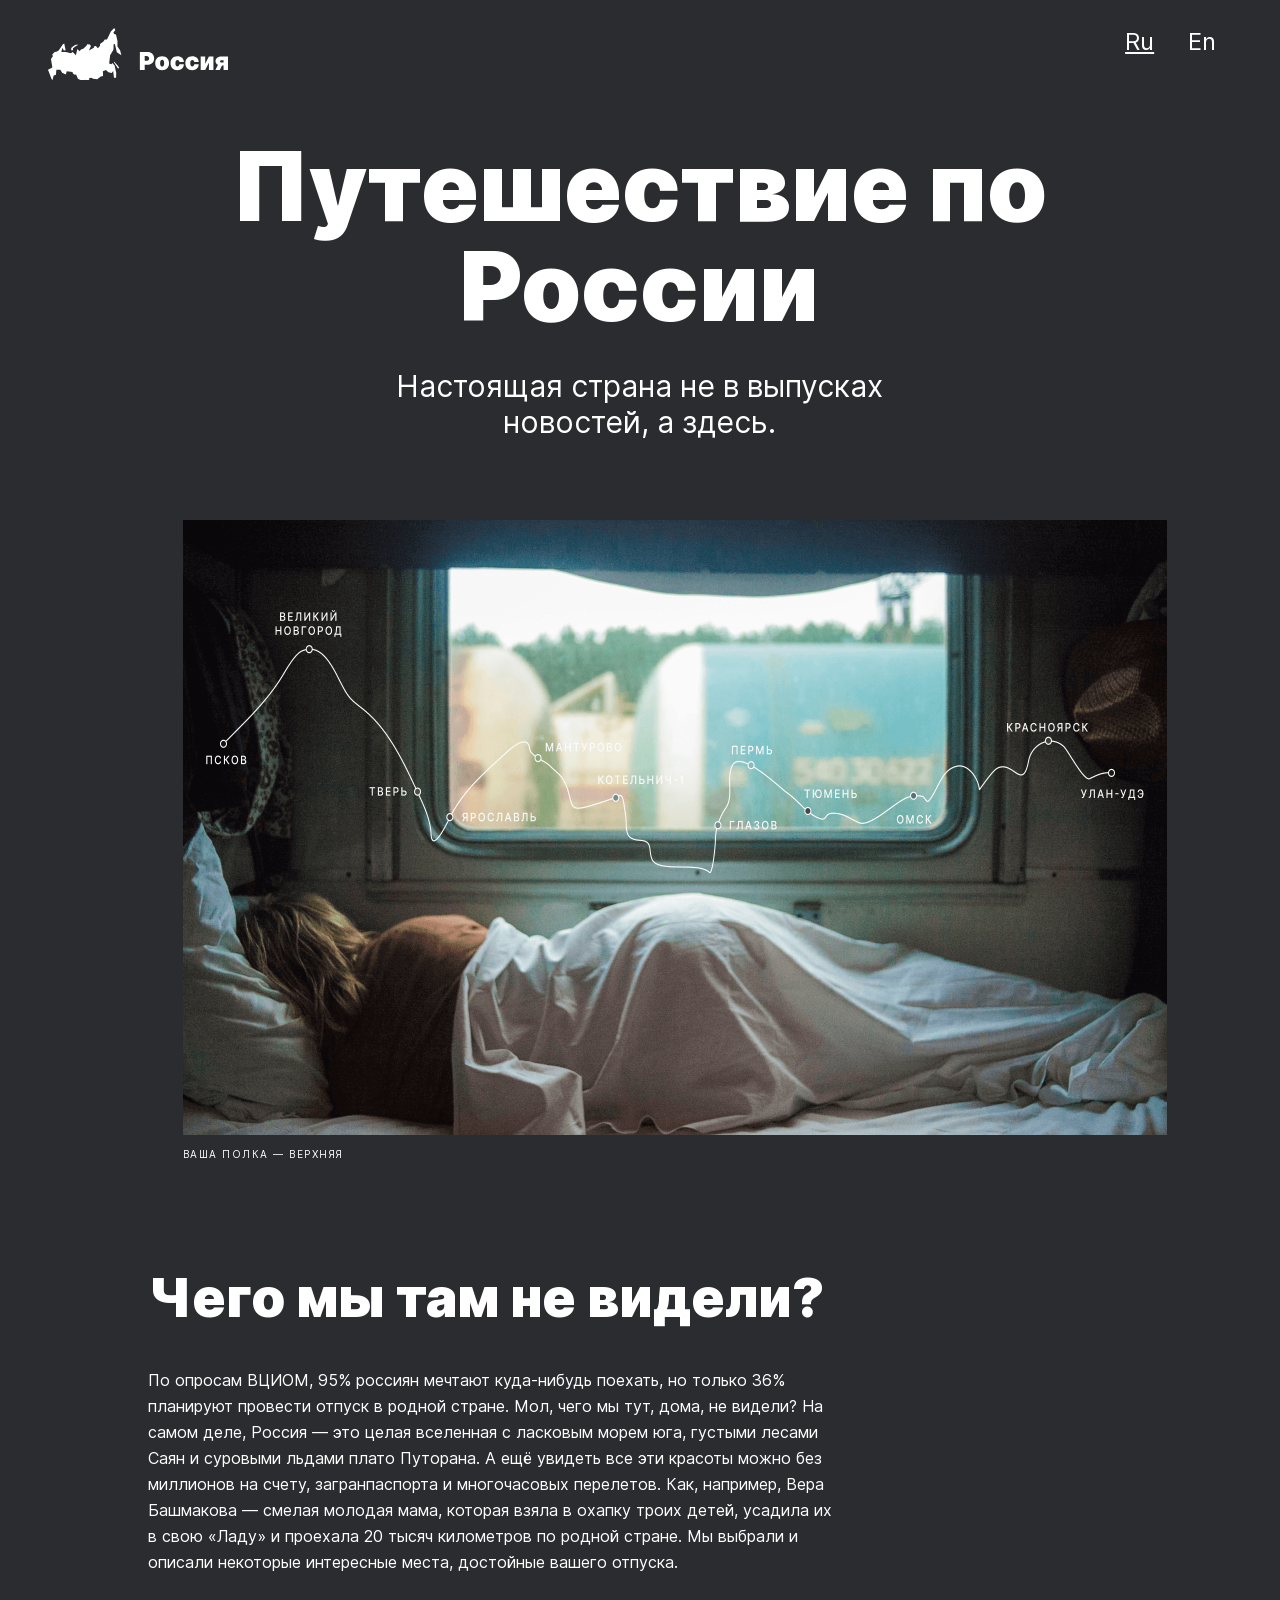
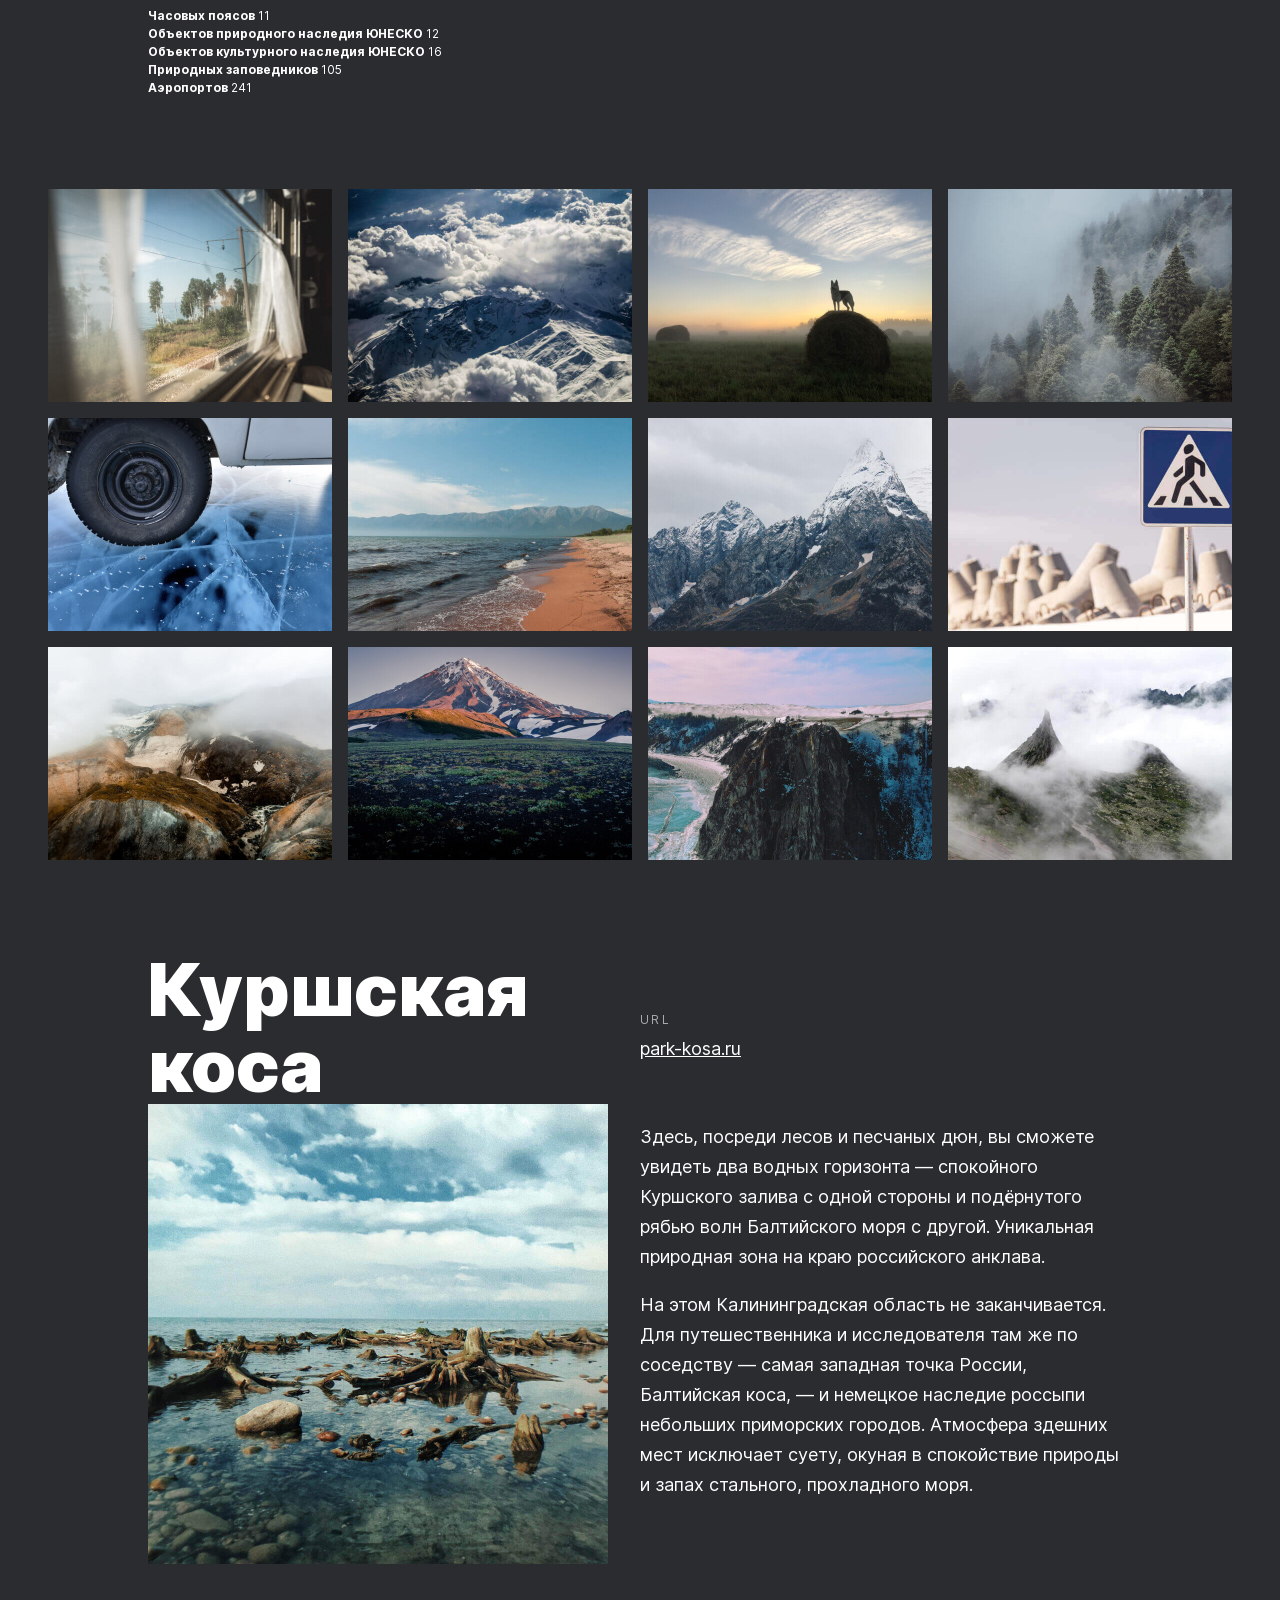
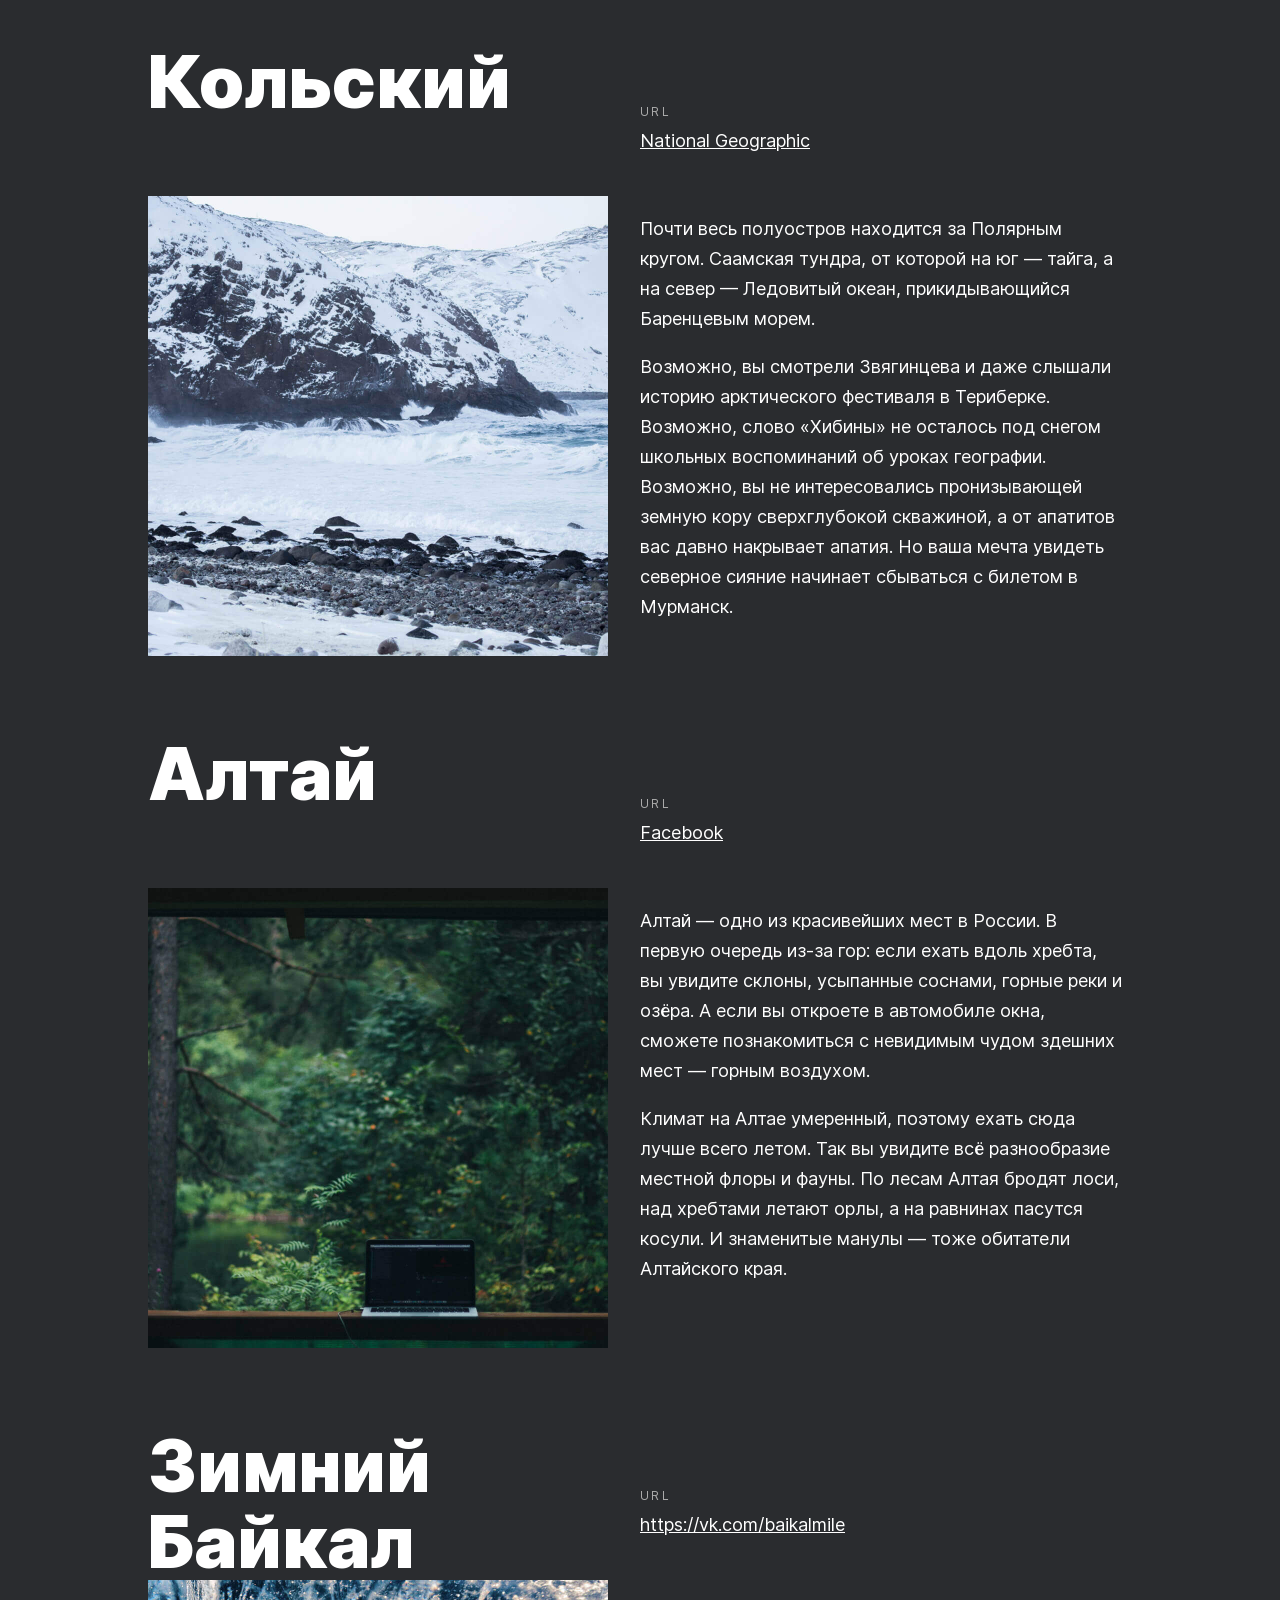
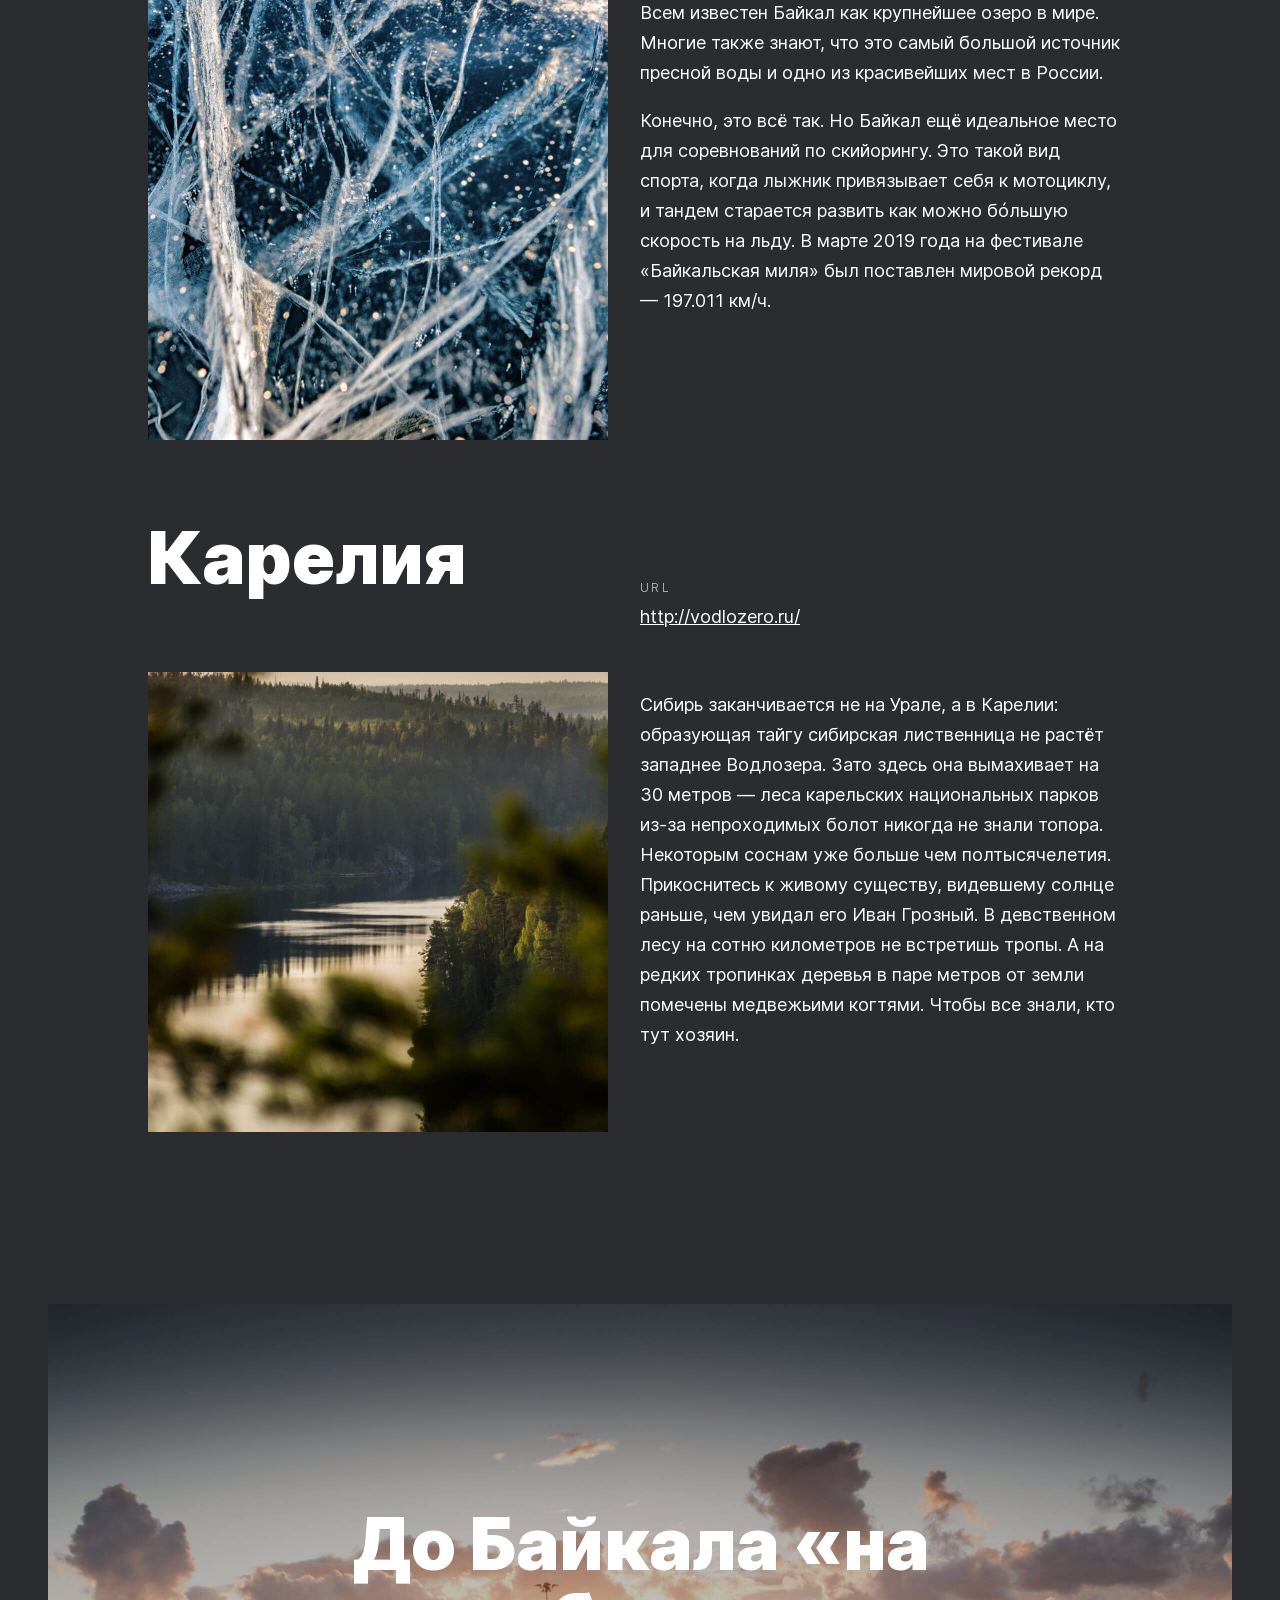
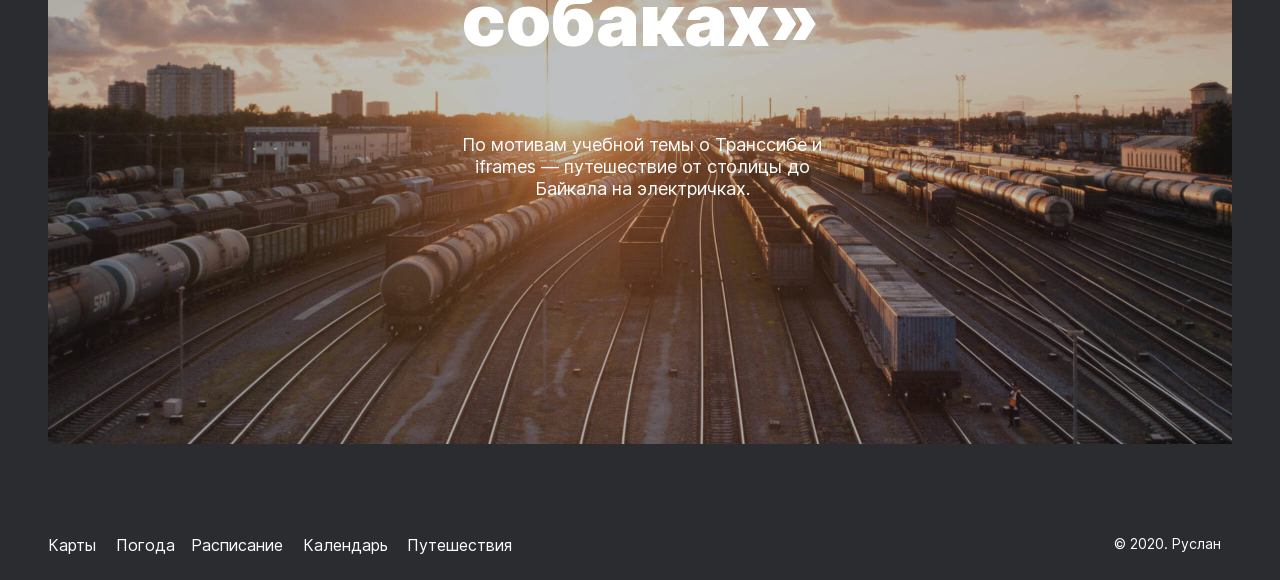
<file: index.html>
<!DOCTYPE html>
<html lang="ru">
<head>
  <meta charset="UTF-8">
  <meta name="viewport" content="width=device-width, initial-scale=1.0">
  <link rel="stylesheet" href="./pages/index.css">
  <title>Путешествие по России</title>
</head>
<body>
  <div class="page">
    <header class="header">
      <div class="header__logo">
      </div>
      <a class="header__lang-link header__lang-link_underline" href="#" target="_blank">Ru</a>
      <a class="header__lang-link" href="#" target="_blank">En</a>
    </header>
    <main>
      <section class="lead">
        <h1 class="lead__title">Путешествие по России</h1>
        <p class="lead__subtitle">Настоящая страна не в выпусках новостей, а здесь.</p>
        <figure>
        <img src="./images/lead__image.png" alt="Путешествие" class="lead__image">
        <figcaption class="lead__caption">ваша полка — верхняя</figcaption>
        </figure>
      </section>
      <section class="intro">
        <h2 class="intro__title">Чего мы там не видели?</h2>
        <p class="intro__text">По опросам ВЦИОМ, 95% россиян мечтают куда-нибудь поехать, но только 36% планируют провести отпуск в родной стране. Мол, чего мы тут, дома, не видели? На самом деле, Россия — это целая вселенная с ласковым морем юга, густыми лесами Саян и суровыми льдами плато Путорана. А ещё увидеть все эти красоты можно без миллионов на счету, загранпаспорта и многочасовых перелетов. Как, например, Вера Башмакова — смелая молодая мама, которая взяла в охапку троих детей, усадила их в свою «Ладу» и проехала 20 тысяч километров по родной стране. Мы выбрали и описали некоторые интересные места, достойные вашего отпуска.</p>
        <ul class="intro__list">
          <li>Часовых поясов <span class="numbers">11</span></li>
          <li>Объектов природного наследия ЮНЕСКО <span class="numbers">12</span></li>
          <li>Объектов культурного наследия ЮНЕСКО <span class="numbers">16</span></li>
          <li>Природных заповедников <span class="numbers">105</span></li>
          <li>Аэропортов <span class="numbers">241</span></li>
        </ul>
      </section>
      <section class="photo-grid">
        <img src="./images/train.jpg" alt="Вид из поезд" class="photo-grid__item">
        <img src="./images/atharva-tulsi-472908-unsplash.jpg" alt="Горы" class="photo-grid__item">
        <img src="./images/tuman.jpg" alt="Туман" class="photo-grid__item">
        <img src="./images/sochi.jpg" alt="Сочи" class="photo-grid__item">
        <img src="./images/arisa-chattasa-559627-unsplash.jpg" alt="Ледяной мир Байкала" class="photo-grid__item">
        <img src="./images/baikal.jpg" alt="Байкал" class="photo-grid__item">
        <img src="./images/elbrus.jpg" alt="Эльбрус" class="photo-grid__item">
        <img src="./images/stanislav-kondratiev-459423-unsplash.jpg" alt="Пешеходный переход" class="photo-grid__item">
        <img src="./images/kamchatka.jpg" alt="Камчатка" class="photo-grid__item">
        <img src="./images/kamchatka2.jpg" alt="Камчатка" class="photo-grid__item">
        <img src="./images/baikal2.jpg" alt="Байкал" class="photo-grid__item">
        <img src="./images/ergaki.jpg" alt="Ергаки" class="photo-grid__item">
      </section>
      <section class="places">
        <div class="place">
          <h3 class="place__title">Куршская коса</h3>
          <img src="./images/nikita-tikhomirov-1153188-unsplash.jpg" alt="Куршская коса" class="place__image">
          <div class="place__website hide">
            <p class="place__url-heading">URL</p>
            <a href="http://park-kosa.ru" target="_blank" class="place__link ">park-kosa.ru</a>
          </div>
          <div class="place__paragraph">
            <p >Здесь, посреди лесов и песчаных дюн, вы сможете увидеть два водных горизонта — спокойного Куршского залива с одной стороны и подёрнутого рябью волн Балтийского моря с другой. Уникальная природная зона на краю российского анклава.</p>
            <p >На этом Калининградская область не заканчивается. Для путешественника и исследователя там же по соседству — самая западная точка России, Балтийская коса, — и немецкое наследие россыпи небольших приморских городов. Атмосфера здешних мест исключает суету, окуная в спокойствие природы и запах стального, прохладного моря.</p>
          </div>
        </div>
        <div class="place">
          <h3 class="place__title">Кольский</h3>
          <img src="./images/m-r-760504-unsplash.jpg" alt="Кольский" class="place__image">
          <div class="place__website hide">
            <p class="place__url-heading">URL</p>
            <a href="https://yourshot.nationalgeographic.com/photos/?keywords=kolskiy" target="_blank" class="place__link">National Geographic</a>
          </div>
          <div class="place__paragraph">
            <p >Почти весь полуостров находится за Полярным кругом. Саамская тундра, от которой на юг — тайга, а на север — Ледовитый океан, прикидывающийся Баренцевым морем.</p>
            <p >Возможно, вы смотрели Звягинцева и даже слышали историю арктического фестиваля в Териберке. Возможно, слово «Хибины» не осталось под снегом школьных воспоминаний об уроках географии. Возможно, вы не интересовались пронизывающей земную кору сверхглубокой скважиной, а от апатитов вас давно накрывает апатия. Но ваша мечта увидеть северное сияние начинает сбываться с билетом в Мурманск.</p>
          </div>
        </div>
        <div class="place">
          <h3 class="place__title">Алтай</h3>
          <img src="./images/nail-gilfanov-527808-unsplash.jpg" alt="Алтай" class="place__image">
          <div class="place__website hide">
            <p class="place__url-heading">URL</p>
            <a href="https://www.facebook.com/vera.bashmakova/posts/10156011613718822" target="_blank" class="place__link">Facebook</a>
          </div>
          <div class="place__paragraph">
            <p class="place__paragraph">Алтай — одно из красивейших мест в России. В первую очередь из-за гор: если ехать вдоль хребта, вы увидите склоны, усыпанные соснами, горные реки и озёра. А если вы откроете в автомобиле окна, сможете познакомиться с невидимым чудом здешних мест — горным воздухом.</p>
            <p class="place__paragraph">Климат на Алтае умеренный, поэтому ехать сюда лучше всего летом. Так вы увидите всё разнообразие местной флоры и фауны. По лесам Алтая бродят лоси, над хребтами летают орлы, а на равнинах пасутся косули. И знаменитые манулы — тоже обитатели Алтайского края.</p>
          </div>
        </div>
        <div class="place">
          <h3 class="place__title">Зимний Байкал</h3>
          <img src="./images/sergey-pesterev-1156037-unsplash.jpg" alt="Зимний Байкал" class="place__image">
          <div class="place__website hide">
            <p class="place__url-heading">URL</p>
            <a href="https://vk.com/baikalmile" target="_blank" class="place__link">https://vk.com/baikalmile</a>
          </div>
          <div class="place__paragraph">
            <p class="place__paragraph">Всем известен Байкал как крупнейшее озеро в мире. Многие также знают, что это самый большой источник пресной воды и одно из красивейших мест в России.</p>
            <p class="place__paragraph">Конечно, это всё так. Но Байкал ещё идеальное место для соревнований по скийорингу. Это такой вид спорта, когда лыжник привязывает себя к мотоциклу, и тандем старается развить как можно бóльшую скорость на льду. В марте 2019 года на фестивале «Байкальская миля» был поставлен мировой рекорд — 197.011 км/ч.</p>
          </div>
        </div>
        <div class="place">
          <h3 class="place__title">Карелия</h3>
          <img src="./images/vladimir-fedotov-652306-unsplash.jpg" alt="Карелия" class="place__image">
          <div class="place__website hide">
            <p class="place__url-heading">URL</p>
            <a href="http://vodlozero.ru" target="_blank" class="place__link">http://vodlozero.ru/</a>
          </div>
          <p class="place__paragraph">Сибирь заканчивается не на Урале, а в Карелии: образующая тайгу сибирская лиственница не растёт западнее Водлозера. Зато здесь она вымахивает на 30 метров — леса карельских национальных парков из-за непроходимых болот никогда не знали топора. Некоторым соснам уже больше чем полтысячелетия. Прикоснитесь к живому существу, видевшему солнце раньше, чем увидал его Иван Грозный. В девственном лесу на сотню километров не встретишь тропы. А на редких тропинках деревья в паре метров от земли помечены медвежьими когтями. Чтобы все знали, кто тут хозяин.</p>
        </div>
      </section>
      <section class="cover">
        <a class="cover__title" href="https://stampsy.com/na-elektrichkakh-do-baikala" target="_blank">До Байкала «на собаках»</a>
        <a class="cover__subtitle" href="https://stampsy.com/na-elektrichkakh-do-baikala" target="_blank">По мотивам учебной темы о Транссибе и iframes — путешествие от столицы до Байкала на электричках.</a>
        <a class="cover__overlay" href="https://stampsy.com/na-elektrichkakh-do-baikala" target="_blank"></a>
        <div class="cover__background"></div>
      </section>
    </main>
    <footer class="footer">
      <a href="https://yandex.ru/maps" target="_blank" class="footer__link">Карты</a>
      <a href="https://yandex.ru/pogoda" target="_blank" class="footer__link">Погода</a>
      <a href="https://rasp.yandex.ru" target="_blank" class="footer__link">Расписание</a>
      <a href="https://calendar.yandex.ru" target="_blank" class="footer__link">Календарь</a>
      <a href="https://travel.yandex.ru" target="_blank" class="footer__link">Путешествия</a>
      <p class="footer__copyright">&copy; 2020. Руслан</p>
    </footer>
  </div>
</body>
</html>
</file>
<file: pages/index.css>
@import url(../vendor/normalize.css);
@import url(styles.css);
@import url(../blocks/page/page.css);
@import url(../blocks/header/header.css);
@import url(../blocks/header/__logo/header__logo.css);
@import url(../blocks/header/__lang-link/header__lang-link.css);
@import url(../blocks/lead/lead.css);
@import url(../blocks/lead/__title/lead__title.css);
@import url(../blocks/lead/__subtitle/lead__subtitle.css);
@import url(../blocks/lead/__image/lead__image.css);
@import url(../blocks/lead/__caption/lead__caption.css);
@import url(../blocks/intro/intro.css);
@import url(../blocks/intro/__title/intro__title.css);
@import url(../blocks/intro/__text/intro__text.css);
@import url(../blocks/intro/__list/intro__list.css);
@import url(../blocks/numbers/numbers.css);
@import url(../blocks/photo-grid/photo-grid.css);
@import url(../blocks/photo-grid/__item/photo-grid__item.css);
@import url(../blocks/places/places.css);
@import url(../blocks/place/place.css);
@import url(../blocks/place/__title/place__title.css);
@import url(../blocks/place/__image/place__image.css);
@import url(../blocks/place/__website/place__website.css);
@import url(../blocks/place/__url-heading/place__url-heading.css);
@import url(../blocks/place/__link/place__link.css);
@import url(../blocks/hide/hide.css);
@import url(../blocks/place/__paragraph/place__paragraph.css);
@import url(../blocks/cover/cover.css);
@import url(../blocks/cover/__title/cover__title.css);
@import url(../blocks/cover/__subtitle/cover__subtitle.css);
@import url(../blocks/cover/__overlay/cover__overlay.css);
@import url(../blocks/cover/__background/cover__background.css);
@import url(../blocks/footer/footer.css);
@import url(../blocks/footer/__link/footer__link.css);
@import url(../blocks/footer/__copyright/footer__copyright.css);
</file>
